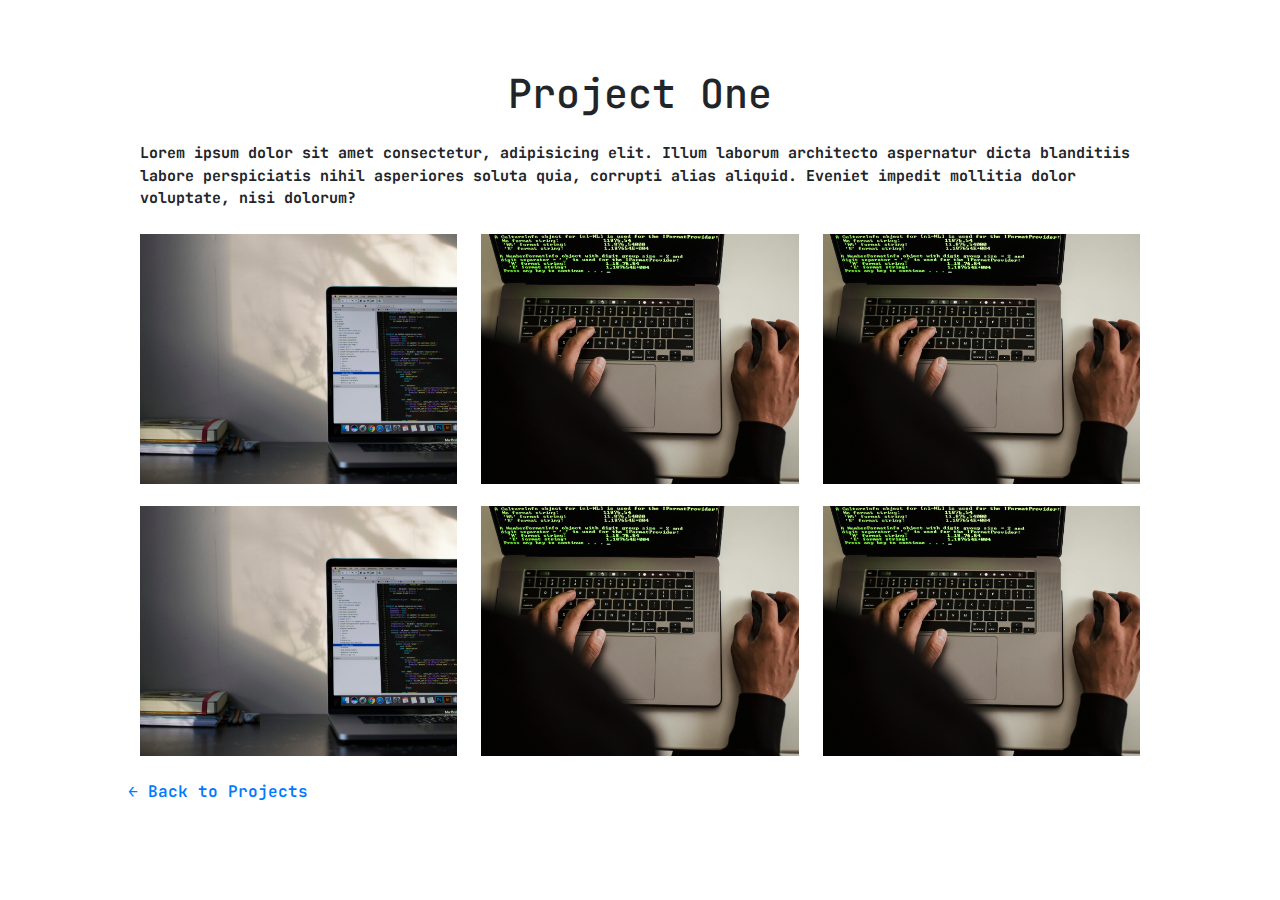
<file: project_one.html>
<!DOCTYPE html>
<html lang="en">

<head>
    <meta charset="UTF-8" />
    <meta name="viewport" content="width=device-width, initial-scale=1" />
    <title>Project One Details</title>
    <!-- Bootstrap -->
    <link href="https://cdn.jsdelivr.net/npm/bootstrap@5.3.3/dist/css/bootstrap.min.css" rel="stylesheet">
    <link rel="stylesheet" href="css/main.css" />
</head>

<body>

    <div class="container projects_one">
        <h1 class="text-center mb-4">Project One</h1>
        <dt class="mb-4">Lorem ipsum dolor sit amet consectetur, adipisicing elit. Illum laborum architecto aspernatur
            dicta
            blanditiis labore perspiciatis nihil asperiores soluta quia, corrupti alias aliquid. Eveniet impedit
            mollitia dolor voluptate, nisi dolorum?</dt>
        <div class="row">
            <div class="col-md-4">
                <div class="project-images">
                    <img src="img/about_me.jpg" class="img-fluid" alt="Project image 1" />
                </div>
            </div>
            <div class="col-md-4">
                <div class="project-images">
                    <img src="img/about.jpg" class="img-fluid" alt="Project image 1" />
                </div>
            </div>
            <div class="col-md-4">
                <div class="project-images">
                    <img src="img/about.jpg" class="img-fluid" alt="Project image 1" />
                </div>
            </div>
        </div>
        </br>
        <div class="row">
            <div class="col-md-4">
                <div class="project-images">
                    <img src="img/about_me.jpg" class="img-fluid" alt="Project image 1" />
                </div>
            </div>
            <div class="col-md-4">
                <div class="project-images">
                    <img src="img/about.jpg" class="img-fluid" alt="Project image 1" />
                </div>
            </div>
            <div class="col-md-4">
                <div class="project-images">
                    <img src="img/about.jpg" class="img-fluid" alt="Project image 1" />
                </div>
            </div>
            <a href="index.html#projects" class="back-link nav-link mt-4">← Back to Projects</a>

        </div>
    </div>

</body>

</html>
</file>
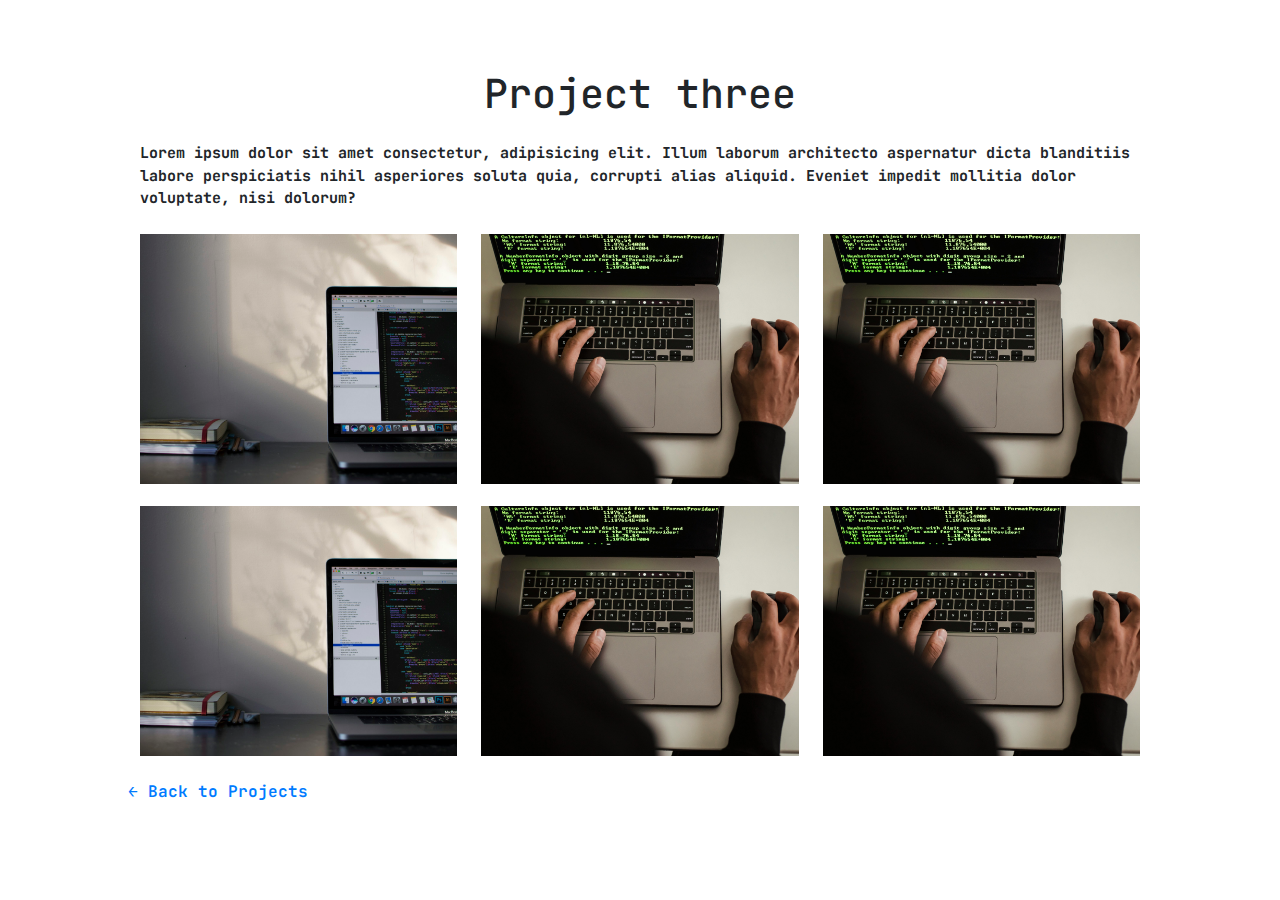
<file: project_three.html>
<!DOCTYPE html>
<html lang="en">

<head>
    <meta charset="UTF-8" />
    <meta name="viewport" content="width=device-width, initial-scale=1" />
    <title>Project One Details</title>
    <!-- Bootstrap -->
    <link href="https://cdn.jsdelivr.net/npm/bootstrap@5.3.3/dist/css/bootstrap.min.css" rel="stylesheet">
    <link rel="stylesheet" href="css/main.css" />
</head>

<body>

    <div class="container projects_one">
        <h1 class="text-center mb-4">Project three</h1>
        <dt class="mb-4">Lorem ipsum dolor sit amet consectetur, adipisicing elit. Illum laborum architecto aspernatur
            dicta
            blanditiis labore perspiciatis nihil asperiores soluta quia, corrupti alias aliquid. Eveniet impedit
            mollitia dolor voluptate, nisi dolorum?</dt>
        <div class="row">
            <div class="col-md-4">
                <div class="project-images">
                    <img src="img/about_me.jpg" class="img-fluid" alt="Project image 1" />
                </div>
            </div>
            <div class="col-md-4">
                <div class="project-images">
                    <img src="img/about.jpg" class="img-fluid" alt="Project image 1" />
                </div>
            </div>
            <div class="col-md-4">
                <div class="project-images">
                    <img src="img/about.jpg" class="img-fluid" alt="Project image 1" />
                </div>
            </div>
        </div>
        </br>
        <div class="row">
            <div class="col-md-4">
                <div class="project-images">
                    <img src="img/about_me.jpg" class="img-fluid" alt="Project image 1" />
                </div>
            </div>
            <div class="col-md-4">
                <div class="project-images">
                    <img src="img/about.jpg" class="img-fluid" alt="Project image 1" />
                </div>
            </div>
            <div class="col-md-4">
                <div class="project-images">
                    <img src="img/about.jpg" class="img-fluid" alt="Project image 1" />
                </div>
            </div>
            <a href="index.html#projects" class="back-link nav-link mt-4">← Back to Projects</a>

        </div>
    </div>

</body>

</html>
</file>
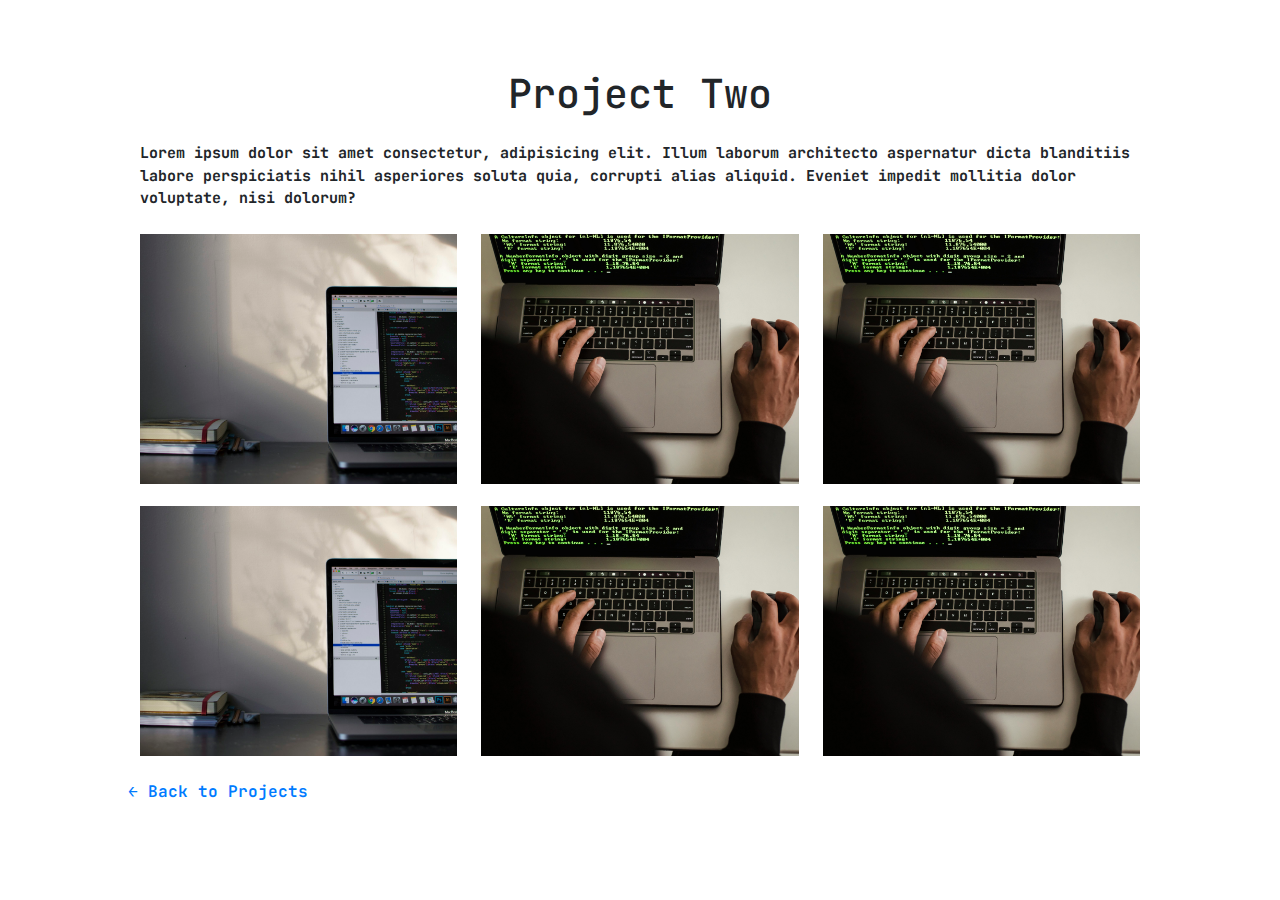
<file: project_two.html>
<!DOCTYPE html>
<html lang="en">

<head>
    <meta charset="UTF-8" />
    <meta name="viewport" content="width=device-width, initial-scale=1" />
    <title>Project One Details</title>
    <!-- Bootstrap -->
    <link href="https://cdn.jsdelivr.net/npm/bootstrap@5.3.3/dist/css/bootstrap.min.css" rel="stylesheet">
    <link rel="stylesheet" href="css/main.css" />
</head>

<body>
    <div class="container projects_one">
        <h1 class="text-center mb-4">Project Two</h1>
        <dt class="mb-4">Lorem ipsum dolor sit amet consectetur, adipisicing elit. Illum laborum architecto aspernatur
            dicta
            blanditiis labore perspiciatis nihil asperiores soluta quia, corrupti alias aliquid. Eveniet impedit
            mollitia dolor voluptate, nisi dolorum?</dt>
        <div class="row">
            <div class="col-md-4">
                <div class="project-images">
                    <img src="img/about_me.jpg" class="img-fluid" alt="Project image 1" />
                </div>
            </div>
            <div class="col-md-4">
                <div class="project-images">
                    <img src="img/about.jpg" class="img-fluid" alt="Project image 1" />
                </div>
            </div>
            <div class="col-md-4">
                <div class="project-images">
                    <img src="img/about.jpg" class="img-fluid" alt="Project image 1" />
                </div>
            </div>
        </div>
        </br>
        <div class="row">
            <div class="col-md-4">
                <div class="project-images">
                    <img src="img/about_me.jpg" class="img-fluid" alt="Project image 1" />
                </div>
            </div>
            <div class="col-md-4">
                <div class="project-images">
                    <img src="img/about.jpg" class="img-fluid" alt="Project image 1" />
                </div>
            </div>
            <div class="col-md-4">
                <div class="project-images">
                    <img src="img/about.jpg" class="img-fluid" alt="Project image 1" />
                </div>
            </div>
            <a href="index.html#projects" class="back-link nav-link mt-4">← Back to Projects</a>

        </div>
    </div>

</body>

</html>
</file>
<file: css/main.css>
@import url('https://fonts.googleapis.com/css2?family=JetBrains+Mono:ital,wght@0,100..800;1,100..800&display=swap');

* {
    margin: 0;
    padding: 0;
    box-sizing: border-box;
}

body {
    font-family: "JetBrains Mono", monospace;
    scroll-behavior: smooth;
    font-size: 15px;
}

nav {
    background-color: #0f172a;
}

.nav-item a {
    color: #fff;
}

.portfolio-logo {
    color: #fff;
    font-weight: 700;
    font-size: 1.1rem;
}

/* Hero */
.code-editor {
    background-color: #0f172a;
    border-radius: 10px;
    width: 100%;
    max-width: 500px;
    box-shadow: 0 15px 25px rgba(0, 0, 0, 0.2);
    color: #eee;
    overflow: hidden;
}

.editor-header {
    display: flex;
    align-items: center;
    padding: 10px 15px;
    background-color: #2d2d2d;
    border-bottom: 1px solid #444;
}

.circle {
    width: 12px;
    height: 12px;
    border-radius: 50%;
    margin-right: 8px;
}

.red {
    background-color: #ff5f56;
}

.yellow {
    background-color: #ffbd2e;
}

.green {
    background-color: #27c93f;
}

.filename {
    margin-left: auto;
    color: #eee;
    font-size: 14px;
}

.editor-body {
    padding: 15px;
    font-size: 14px;
    line-height: 1.6;
    overflow-x: auto;
}

.editor-body code {
    white-space: pre-wrap;
}

.keyword {
    color: #569cd6;
}

.value {
    font-family: "JetBrains Mono", monospace;
    color: rgb(52, 242, 0);
}

.editor-footer {
    display: flex;
    justify-content: space-between;
    padding: 8px 15px;
    background-color: #2d2d2d;
    border-top: 1px solid #444;
    font-size: 12px;
    color: #eee;
    font-family: "JetBrains Mono", monospace;
}

.hero {
    background: url('../img/hero.jpg') no-repeat bottom center;
    background-size: cover;
    height: 100vh;
    position: relative;
    color: white;
    text-shadow: 1px 1px 6px rgba(0, 0, 0, 0.7);
}

.hero-overlay {
    position: absolute;
    top: 0;
    left: 0;
    width: 100%;
    height: 100%;
    background-color: rgba(0, 0, 0, 0.6);
    display: flex;
    align-items: center;
    justify-content: center;
}

.hero-content {
    z-index: 2;
    text-align: center;
}

.logo-icon {
    font-family: 'JetBrains', monospace;
    font-weight: 900;
    color: white;
    padding: 0.4rem 0.7rem;
    border-radius: 0.3rem;
    box-shadow: 0 0 5px rgba(0, 0, 0, 0.2);
    letter-spacing: 1px;
    width: 60px;
    height: 50px;
}

/* Hero end */

#about {
    background-color: #eee;
}

.about-icon {
    font-size: 2rem;
    color: #0d6efd;
}

#skills-wrapper {
    background-color: #0f172a;
    color: #fff;
}

#skills {
    padding: 50px;
    max-width: 900px;
    margin: auto;
    text-align: center;
}

#skills h2 {
    font-weight: 700;
    font-size: 2.2rem;
    margin-bottom: 60px;
}

.skills-container {
    display: flex;
    flex-wrap: wrap;
    justify-content: center;
    gap: 30px;
}

/* Svaki skill item */
.skill-item {
    width: 100px;
    text-align: center;
    display: flex;
    flex-direction: column;
    align-items: center;
}

.skill-item img {
    width: 60px;
    height: 60px;
    margin-bottom: 8px;
}

/* Naziv skill-a */
.skill-name {
    font-weight: 600;
}

#projects-wrapper {
    width: 100%;
    background: linear-gradient(135deg, #f3f4f6 0%, #ffffff 100%);
    padding: 100px;
}

#projects {
    max-width: 1000px;
    margin: 0 auto;
    padding: 0 20px;
    text-align: center;
    color: #eee;
}

#projects h2 {
    font-weight: 700;
    font-size: 2.2rem;
    margin-bottom: 50px;
    color: #000;
}

.project-images img {
    width: 100%;
    height: 250px;
    object-fit: cover;
}

.project-card {
    transition: transform 0.3s ease, box-shadow 0.3s ease;
}

.project-card:hover {
    transform: translateY(-8px);
    box-shadow: 0 8px 16px rgba(255, 255, 255, 0.2);
}

.project-card img {
    width: 100%;
    height: 300px;
    object-fit: cover;
    border-radius: 6px;
    margin-bottom: 12px;
    filter: brightness(0.9);
}

.project-card h3 {
    margin: 10px 0 8px;
    color: #000;
}

.project-card p {
    color: #bbb;
    font-size: 0.95rem;
}

.project-details h1 {
    text-align: center;
    margin-bottom: 20px;
    font-weight: 700;
    font-size: 2.4rem;
    color: #fff;
}

.project-details p {
    max-width: 800px;
    margin: 0 auto 40px auto;
    line-height: 1.6;
    font-size: 1.1rem;
    color: #ccc;
    text-align: center;
}

.projects_one {
    padding: 70px;
}


.back-link {
    display: inline-block;
    text-decoration: none;
    color: #007BFF;
    font-weight: 600;
    font-size: 1rem;
    margin-bottom: 20px;
}

/* Blog section */
.blog-section {
    padding: 60px 0;
    background-color: #f9f9f9;
}

.section-title {
    text-align: center;
    font-size: 2.5rem;
    margin-bottom: 40px;
    color: #333;
}

/* Blog grid */
.blog-grid {
    display: grid;
    grid-template-columns: repeat(auto-fit, minmax(280px, 1fr));
    gap: 30px;
}

/* Blog card */
.blog-card {
    background: white;
    border-radius: 12px;
    overflow: hidden;
    box-shadow: 0 4px 12px rgba(0, 0, 0, 0.1);
    transition: transform 0.3s ease, box-shadow 0.3s ease;
}

.blog-card:hover {
    transform: translateY(-5px);
    box-shadow: 0 10px 18px rgba(0, 0, 0, 0.15);
}

.blog-img {
    width: 100%;
    height: 200px;
    object-fit: cover;
}

.blog-content {
    padding: 20px;
}

.blog-title {
    font-size: 1.3rem;
    margin-bottom: 10px;
    color: #222;
}

.blog-excerpt {
    font-size: 0.95rem;
    color: #555;
    margin-bottom: 15px;
}

.read-more {
    text-decoration: none;
    color: #6a11cb;
    font-weight: bold;
    transition: color 0.3s ease;
}

.read-more:hover {
    color: #2575fc;
}


#contact {
    background: linear-gradient(135deg, #f3f4f6 0%, #ffffff 100%);
    padding: 100px 20px;
}

#contact>div {
    max-width: 1000px;
    margin: 0 auto;
    display: flex;
    flex-wrap: wrap;
    align-items: center;
    justify-content: center;
    gap: 50px;
}

#left-side {
    flex: 1 1 400px;
    min-width: 300px;
}

#left-side h2 {
    font-size: 2.5rem;
    font-weight: 700;
    color: #111;
    margin-bottom: 20px;
}

#left-side p {
    font-size: 1.1rem;
    color: #555;
    margin-bottom: 30px;
}

.footer {
    background-color: #0f172a;
    color: #fff;
    padding: 50px 20px;
}

.footer-container {
    max-width: 1200px;
    margin: 0 auto;
    display: flex;
    flex-wrap: wrap;
    justify-content: space-between;
    align-items: center;
    gap: 30px;
}

.footer-left p {
    margin: 0;
    font-size: 1rem;
}

.footer-center .footer-nav a {
    margin: 0 15px;
    color: #cbd5e1;
    text-decoration: none;
    transition: color 0.3s;
}

.footer-center .footer-nav a:hover {
    color: #38bdf8;
}

.footer-right a {
    margin-left: 15px;
    color: #cbd5e1;
    font-size: 1.3rem;
    transition: color 0.3s;
}

.footer-right a:hover {
    color: #38bdf8;
}


/* Za uređaje izmedju 601px i 900px - 3 kolone */
@media (min-width: 601px) and (max-width: 900px) {
    .skills-container {
        gap: 25px;
    }

    .skill-item {
        width: 30%;
        /* Tri kolone */
        margin-bottom: 30px;
    }
}

@media (max-width: 960px) {
    .project-card {
        width: 45%;
    }
}

@media (max-width: 600px) {
    .project-card {
        width: 100%;
    }
}

@media (max-width: 768px) {
    .projects-container {
        grid-template-columns: 1fr;
        gap: 20px;
    }

    .project-card img {
        height: 180px;
    }

    .project-card h3 {
        font-size: 1.2rem;
    }

    .project-card p {
        font-size: 0.95rem;
    }
}

@media (max-width: 480px) {
    #projects-wrapper {
        padding: 40px 15px;
    }

    .project-card {
        padding: 16px;
    }

    .project-card img {
        height: 160px;
    }

    .project-card h3 {
        font-size: 1.1rem;
    }

    .project-card p {
        font-size: 0.9rem;
    }
}

/* Za uređaje do 600px (mobilni) - 2 kolone */
@media (max-width: 600px) {
    .skills-container {
        gap: 20px;
        justify-content: space-around;
    }

    .skill-item {
        width: 45%;
        /* Dve kolone */
        margin-bottom: 25px;
    }
}

/* Tablet i manje (ispod 992px) */
@media (max-width: 991.98px) {

    #about .col-md-5,
    #about .col-md-7 {
        flex: 0 0 100% !important;
        max-width: 100% !important;
        margin-bottom: 2rem;
        padding: 0;
    }
}

/* Mobilni (ispod 768px) */
@media (max-width: 767.98px) {
    #about .col-6 {
        flex: 0 0 100% !important;
        max-width: 100% !important;
        margin-bottom: 1.5rem;
    }
}

@media (max-width: 768px) {
    .footer-container {
        flex-direction: column;
        text-align: center;
    }

    .footer-right {
        margin-top: 10px;
    }

    .footer-right a {
        margin: 0 10px;
    }
}

@media (max-width: 768px) {
    .project-images img {
        width: calc(50% - 10px);
    }
}

@media (max-width: 480px) {
    .project-images img {
        width: 100%;
    }
}

@media (max-width: 768px) {
    .project-images img {
        width: calc(50% - 10px);
    }
}

@media (max-width: 480px) {
    .project-images img {
        width: 100%;
    }
}

@media (max-width: 768px) {
    .project-images img {
        width: calc(50% - 10px);
    }
}

@media (max-width: 480px) {
    .project-images img {
        width: 100%;
    }
}

/* Responsive tweaks */
@media (max-width: 768px) {
    .section-title {
        font-size: 2rem;
    }

    .blog-img {
        height: 180px;
    }

    .blog-title {
        font-size: 1.15rem;
    }
}

@media (max-width: 480px) {
    .blog-content {
        padding: 16px;
    }

    .blog-img {
        height: 160px;
    }

    .blog-title {
        font-size: 1.05rem;
    }

    .blog-excerpt {
        font-size: 0.9rem;
    }
}
</file>
